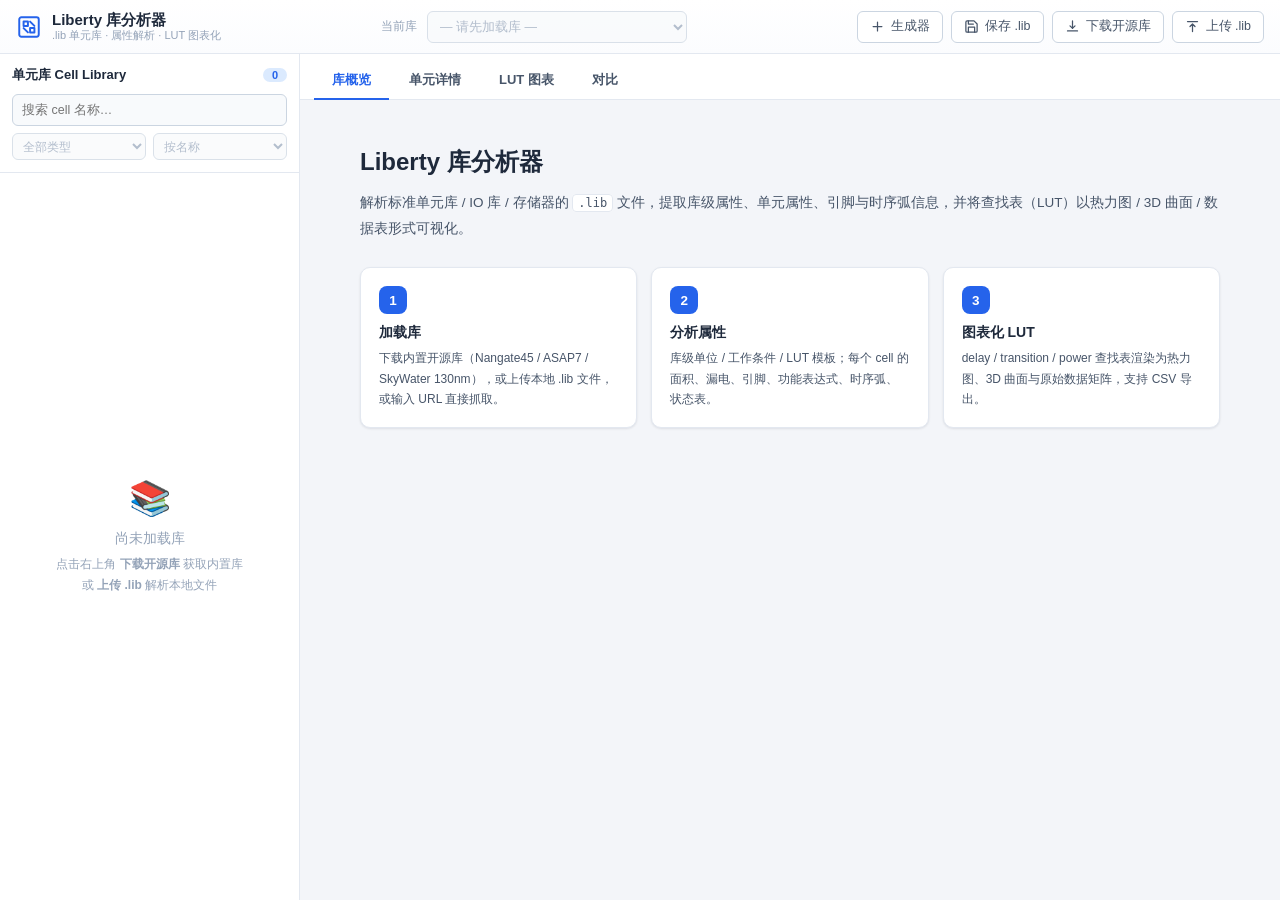
<file: index.html>
<!DOCTYPE html>
<html lang="zh-CN">
<head>
<meta charset="UTF-8">
<meta name="viewport" content="width=device-width, initial-scale=1.0">
<title>Liberty 库分析器 | .lib 单元库可视化分析工具</title>
<link rel="icon" href="data:image/svg+xml,%3Csvg xmlns='http://www.w3.org/2000/svg' viewBox='0 0 24 24'%3E%3Crect width='24' height='24' rx='5' fill='%232563eb'/%3E%3Ctext x='12' y='17' font-size='13' font-family='monospace' font-weight='bold' text-anchor='middle' fill='white'%3EL%3C/text%3E%3C/svg%3E">
<script>
/* 资源加载器 (inline, 必须先于任何外链执行)
   1. 把地址栏 query (托管平台分享链接的 ?sharecode=...) 传给所有同源请求 ——
      相对路径子资源默认不带 query, 在带分享码门禁的平台会被 403 拦截。
   2. 给所有资源加 ?v= 版本号 —— CDN 边缘节点可能缓存旧版且各节点不一致,
      版本号变化强制回源站取新文件 (每次发布递增 window.CACHE_VERSION)。
   3. 并行获取 + 单次超时重试 + 按依赖关系注入。
      关键: app.js 只依赖解析器与 Worker 逻辑, 不等待体积最大的图表引擎 (echarts) ——
      任一资源迟缓都不会阻塞主程序初始化 (早期版本因串行等待导致组件永远加载不完)。
   本地/无 query 访问时行为与普通静态站一致。 */
(function () {
  var qs = window.location.search || '';
  window.CACHE_VERSION = '20261024d';

  var RES = [
    { p: 'css/style.css', kind: 'css', label: '样式', deps: [] },
    { p: 'js/liberty-parser.js', kind: 'js', label: '解析器', deps: [] },
    { p: 'js/liberty-worker-src.js', kind: 'js', label: '后台线程', deps: [] },
    { p: 'js/app.js', kind: 'js', label: '主程序', deps: ['js/liberty-parser.js', 'js/liberty-worker-src.js'] },
    { p: 'vendor/echarts.min.js', kind: 'js', label: '图表引擎', deps: [] }
  ];
  var CORE = ['css/style.css', 'js/liberty-parser.js', 'js/liberty-worker-src.js', 'js/app.js'];
  var TIMEOUT_MS = 12000;   // 单个资源超时
  var RETRIES = 2;          // 超时/失败重试次数
  var doneCount = 0, injected = {}, sources = {}, coreDone = false, hardFailed = false;

  function assetUrl(p, bust) {
    var parts = ['v=' + window.CACHE_VERSION];
    if (bust) parts.push('_r=' + bust);
    if (qs) parts.push(qs.slice(1));
    return p + '?' + parts.join('&');
  }

  /* ---- 启动进度遮罩: 资源未就绪时不让点击落到未绑定事件的按钮上 ---- */
  var box = document.createElement('div');
  box.id = 'bootMask';
  box.style.cssText = 'position:fixed;inset:0;z-index:99998;display:flex;align-items:center;' +
    'justify-content:center;background:#f3f5f9;font-family:-apple-system,\"Segoe UI\",sans-serif';
  box.innerHTML = '<div style="text-align:center;color:#475569">' +
    '<div style="width:34px;height:34px;margin:0 auto 14px;border:3px solid #cbd5e1;' +
    'border-top-color:#2563eb;border-radius:50%;animation:bootspin .9s linear infinite"></div>' +
    '<div id="bootText" style="font-size:14px">正在加载组件 0/' + RES.length + '…</div>' +
    '<div id="bootHint" style="font-size:12px;color:#94a3b8;margin-top:8px"></div></div>' +
    '<style>@keyframes bootspin{to{transform:rotate(360deg)}}</style>';
  function mountBoot() { document.body.appendChild(box); }
  if (document.body) mountBoot();
  else document.addEventListener('DOMContentLoaded', mountBoot);

  function setBoot(i, hint) {
    var t = document.getElementById('bootText');
    var h = document.getElementById('bootHint');
    if (t) t.textContent = '正在加载组件 ' + i + '/' + RES.length + '…';
    if (h && hint) h.textContent = hint;
  }
  function hideBoot() {
    if (box.parentNode) box.parentNode.removeChild(box);
  }

  function failPanel(resources, detail) {
    if (box.parentNode) box.parentNode.removeChild(box);
    var d = document.createElement('div');
    d.style.cssText = 'position:fixed;inset:0;display:flex;align-items:center;justify-content:center;' +
      'background:#f3f5f9;z-index:99999;font-family:-apple-system,\"Segoe UI\",sans-serif;text-align:center;padding:24px';
    d.innerHTML = '<div style="max-width:540px;color:#475569">' +
      '<h3 style="color:#dc2626;margin:0 0 12px">组件加载失败</h3>' +
      '<p style="font-size:14px;line-height:1.8">无法获取：<code style="background:#e8edf5;padding:2px 6px;border-radius:4px">' +
      resources.join('、') + '</code><br><span style="color:#64748b">' + detail + '</span></p>' +
      '<p style="font-size:13px;color:#64748b;line-height:1.8">若通过分享链接访问，请确认地址栏包含完整的 ' +
      '<code style="background:#e8edf5;padding:2px 6px;border-radius:4px">?sharecode=…</code> 参数；也可稍后重试。</p>' +
      '<button onclick="location.reload()" style="margin-top:8px;padding:9px 20px;border:0;border-radius:8px;' +
      'background:#2563eb;color:#fff;font-size:14px;cursor:pointer">重新加载</button></div>';
    document.body.appendChild(d);
  }

  /* XHR 带超时获取文本 */
  function getText(path, bust) {
    return new Promise(function (resolve, reject) {
      var xhr = new XMLHttpRequest();
      xhr.open('GET', assetUrl(path, bust), true);
      xhr.timeout = TIMEOUT_MS;
      xhr.onload = function () {
        if (xhr.status >= 200 && xhr.status < 300) resolve(xhr.responseText);
        else reject(new Error('HTTP ' + xhr.status));
      };
      xhr.onerror = function () { reject(new Error('网络错误')); };
      xhr.ontimeout = function () { reject(new Error('超时')); };
      try { xhr.send(); } catch (e) { reject(e); }
    });
  }

  function loadResource(item) {
    return new Promise(function (resolve) {
      var attempt = 0;
      function tryOnce() {
        getText(item.p, attempt).then(function (src) {
          resolve({ item: item, src: src, err: null });
        }).catch(function (e) {
          attempt++;
          if (attempt <= RETRIES) {
            setBoot(doneCount, item.label + ' 第 ' + attempt + ' 次重试…');
            tryOnce();
          } else {
            resolve({ item: item, src: null, err: String(e.message || e) });
          }
        });
      }
      tryOnce();
    }).then(function (r) {
      doneCount++;
      setBoot(doneCount);
      return r;
    });
  }

  // 并行获取全部资源; 任一到达即检查其依赖是否已注入, 满足则立即注入
  RES.map(loadResource).forEach(function (pr) {
    pr.then(function (r) {
      if (!r.src) {
        var isCore = CORE.indexOf(r.item.p) >= 0;
        if (isCore) { hardFailed = true; noteFailure(r); }
        else showChip('图表引擎加载失败，图表不可用（其余功能正常）', true);
        return;
      }
      sources[r.item.p] = r.src;
      pump();
      if (r.item.p === 'vendor/echarts.min.js') {
        hideChip();
        try { window.dispatchEvent(new Event('echartsready')); } catch (e) { /* noop */ }
      }
    });
  });

  // 依赖驱动注入: 依赖已全部注入的资源立即执行 (不等待无关资源)
  function pump() {
    RES.forEach(function (item) {
      if (injected[item.p] || !sources[item.p]) return;
      var ok = item.deps.every(function (d) { return injected[d]; });
      if (!ok) return;
      if (item.kind === 'css') {
        var st = document.createElement('style');
        st.textContent = sources[item.p];
        document.head.appendChild(st);
      } else {
        var sc = document.createElement('script');
        sc.textContent = sources[item.p];
        document.head.appendChild(sc);
      }
      injected[item.p] = true;
      // 主程序就绪即可收起启动遮罩 (不等图表引擎)
      if (!coreDone && CORE.every(function (p) { return injected[p]; })) {
        coreDone = true;
        hideBoot();
        if (!sources['vendor/echarts.min.js']) showChip('图表引擎加载中，稍候即可查看图表…', false);
      }
    });
  }

  function noteFailure(r) {
    var el = document.getElementById('bootText');
    if (el) el.textContent = '组件加载失败：' + r.item.p;
    failPanel([r.item.p], String(r.err || '未知错误'));
  }

  /* 图表引擎延迟到达时的非阻塞提示条 */
  function showChip(msg, isError) {
    hideChip();
    var c = document.createElement('div');
    c.id = 'bootChip';
    c.style.cssText = 'position:fixed;right:16px;bottom:16px;z-index:99997;padding:8px 14px;border-radius:8px;' +
      'font-family:-apple-system,"Segoe UI",sans-serif;font-size:12px;box-shadow:0 2px 10px rgba(15,23,42,.12);' +
      (isError ? 'background:#fef2f2;color:#b91c1c;border:1px solid #fecaca' : 'background:#eff6ff;color:#1d4ed8;border:1px solid #bfdbfe');
    c.textContent = msg;
    document.body.appendChild(c);
  }
  function hideChip() {
    var c = document.getElementById('bootChip');
    if (c && c.parentNode) c.parentNode.removeChild(c);
  }

  // 兜底: 极端情况下某请求既不成功也不超时 (网关静默挂起) 时给出提示
  setTimeout(function () {
    if (!coreDone && !hardFailed) {
      failPanel(['（核心组件加载超时）'], '等待超过 ' + Math.round(TIMEOUT_MS * (RETRIES + 1) / 1000) +
        ' 秒仍未完成。可能是网络受限或托管网关未放行，请重试。');
    }
  }, TIMEOUT_MS * (RETRIES + 1) + 3000);
})();
</script>
</head>
<body>

<!-- ============ 顶栏 ============ -->
<header class="topbar">
  <div class="topbar-left">
    <div class="logo">
      <svg viewBox="0 0 24 24" width="26" height="26" fill="none" stroke="currentColor" stroke-width="1.8" stroke-linecap="round" stroke-linejoin="round">
        <rect x="3" y="3" width="18" height="18" rx="2"></rect>
        <path d="M7 7h4v4H7zM13 13h4v4h-4zM13 7l4 4M7 13l4 4"></path>
      </svg>
      <div class="logo-text">
        <span class="logo-title">Liberty 库分析器</span>
        <span class="logo-sub">.lib 单元库 · 属性解析 · LUT 图表化</span>
      </div>
    </div>
  </div>

  <div class="topbar-center">
    <div class="lib-select-wrap">
      <span class="lib-select-label">当前库</span>
      <select id="libSelector" class="lib-select" disabled>
        <option value="">— 请先加载库 —</option>
      </select>
      <span id="libMeta" class="lib-meta"></span>
    </div>
  </div>

  <div class="topbar-right">
    <a href="generator.html" class="btn btn-ghost" title="打开 Liberty 文件生成器（根据表单输入生成 .lib）" style="text-decoration:none">
      <svg viewBox="0 0 24 24" width="15" height="15" fill="none" stroke="currentColor" stroke-width="2" stroke-linecap="round" stroke-linejoin="round"><path d="M12 5v14M5 12h14"/></svg>
      生成器
    </a>
    <button id="btnSaveLib" class="btn btn-ghost" title="把当前库的原始文本保存为 .lib 文件（下载的库只在内存中，可用此按钮落盘）">
      <svg viewBox="0 0 24 24" width="15" height="15" fill="none" stroke="currentColor" stroke-width="2" stroke-linecap="round" stroke-linejoin="round"><path d="M19 21H5a2 2 0 0 1-2-2V5a2 2 0 0 1 2-2h11l5 5v11a2 2 0 0 1-2 2z"/><path d="M17 21v-8H7v8M7 3v5h8"/></svg>
      保存 .lib
    </button>
    <button id="btnDownload" class="btn btn-ghost" title="从网络下载开源 Liberty 库">
      <svg viewBox="0 0 24 24" width="15" height="15" fill="none" stroke="currentColor" stroke-width="2" stroke-linecap="round"><path d="M12 3v12m0 0l-4-4m4 4l4-4M4 19h16"/></svg>
      下载开源库
    </button>
    <button id="btnUpload" class="btn btn-ghost" title="上传本地 .lib 文件">
      <svg viewBox="0 0 24 24" width="15" height="15" fill="none" stroke="currentColor" stroke-width="2" stroke-linecap="round"><path d="M12 20V8m0 0l-4 4m4-4l4 4M4 4h16"/></svg>
      上传 .lib
    </button>
    <input type="file" id="fileInput" accept=".lib,.lib.gz,.txt" multiple style="display:none">
  </div>
</header>

<!-- ============ 主体三栏 ============ -->
<div class="layout">

  <!-- ---- 左侧: 单元列表 ---- -->
  <aside class="sidebar" id="sidebar">
    <div class="sidebar-head">
      <div class="sidebar-title">
        <span>单元库 Cell Library</span>
        <span class="cell-count-badge" id="cellCountBadge">0</span>
      </div>
      <div class="cell-filters">
        <input id="cellSearch" class="input" type="text" placeholder="搜索 cell 名称…" disabled>
        <div class="filter-row">
          <select id="cellTypeFilter" class="input input-sm" disabled>
            <option value="all">全部类型</option>
            <option value="comb">组合逻辑</option>
            <option value="seq">时序单元</option>
          </select>
          <select id="cellSort" class="input input-sm" disabled>
            <option value="name">按名称</option>
            <option value="area">按面积</option>
            <option value="leak">按漏电</option>
            <option value="pins">按 pin 数</option>
          </select>
        </div>
      </div>
    </div>
    <div class="cell-list" id="cellList">
      <div class="empty-hint">
        <div class="empty-icon">📚</div>
        <p>尚未加载库</p>
        <p class="empty-sub">点击右上角 <b>下载开源库</b> 获取内置库<br>或 <b>上传 .lib</b> 解析本地文件</p>
      </div>
    </div>
    <div class="cell-pager" id="cellPager" style="display:none">
      <button class="btn btn-sm" id="btnPrevPage">上一页</button>
      <span id="pageInfo"></span>
      <button class="btn btn-sm" id="btnNextPage">下一页</button>
    </div>
  </aside>

  <!-- ---- 中间: 主面板 ---- -->
  <main class="main">
    <div class="tabs" id="tabs">
      <button class="tab active" data-tab="overview">库概览</button>
      <button class="tab" data-tab="cell">单元详情</button>
      <button class="tab" data-tab="lut">LUT 图表</button>
      <button class="tab" data-tab="compare">对比</button>
    </div>

    <div class="tab-panels">
      <!-- 库概览 -->
      <section class="tab-panel active" id="panel-overview">
        <div class="welcome" id="welcomePanel">
          <h2>Liberty 库分析器</h2>
          <p>解析标准单元库 / IO 库 / 存储器的 <code>.lib</code> 文件，提取库级属性、单元属性、引脚与时序弧信息，并将查找表（LUT）以热力图 / 3D 曲面 / 数据表形式可视化。</p>
          <div class="welcome-grid">
            <div class="welcome-card">
              <div class="welcome-num">1</div>
              <h3>加载库</h3>
              <p>下载内置开源库（Nangate45 / ASAP7 / SkyWater 130nm），或上传本地 .lib 文件，或输入 URL 直接抓取。</p>
            </div>
            <div class="welcome-card">
              <div class="welcome-num">2</div>
              <h3>分析属性</h3>
              <p>库级单位 / 工作条件 / LUT 模板；每个 cell 的面积、漏电、引脚、功能表达式、时序弧、状态表。</p>
            </div>
            <div class="welcome-card">
              <div class="welcome-num">3</div>
              <h3>图表化 LUT</h3>
              <p>delay / transition / power 查找表渲染为热力图、3D 曲面与原始数据矩阵，支持 CSV 导出。</p>
            </div>
          </div>
        </div>
        <div id="overviewContent"></div>
      </section>

      <!-- 单元详情 -->
      <section class="tab-panel" id="panel-cell">
        <div class="empty-hint tall" id="cellEmptyHint">
          <div class="empty-icon">🔲</div>
          <p>从左侧单元列表选择一个 cell 查看详情</p>
        </div>
        <div id="cellDetailContent"></div>
      </section>

      <!-- LUT 图表 -->
      <section class="tab-panel" id="panel-lut">
        <div class="lut-toolbar" id="lutToolbar">
          <div class="lut-selects">
            <label>Cell <select id="lutCell" class="input input-sm"></select></label>
            <label>Pin <select id="lutPin" class="input input-sm"></select></label>
            <label>时序弧 <select id="lutArc" class="input input-sm"></select></label>
            <label>查找表 <select id="lutTable" class="input input-sm"></select></label>
          </div>
          <div class="lut-actions">
            <button class="btn btn-sm" id="btnLutHeatmap" title="二维热力图">热力图</button>
            <button class="btn btn-sm" id="btnLutSurface" title="三维曲面">3D 曲面</button>
            <button class="btn btn-sm" id="btnLutCsv" title="导出当前查找表 CSV">导出 CSV</button>
          </div>
        </div>
        <div class="lut-body">
          <div class="empty-hint tall" id="lutEmptyHint">
            <div class="empty-icon">📈</div>
            <p>选择 cell / pin / 时序弧后，此处展示查找表图表</p>
            <p class="empty-sub">也可在「单元详情」中点击任意查找表的「查看图表」按钮直达</p>
          </div>
          <div id="lutChartWrap" class="lut-chart-wrap" style="display:none">
            <div class="lut-chart-head" id="lutChartHead"></div>
            <div class="chart-holder" id="chartHolder"></div>
            <div class="lut-matrix-wrap" id="lutMatrixWrap"></div>
          </div>
        </div>
      </section>

      <!-- 对比 -->
      <section class="tab-panel" id="panel-compare">
        <div class="cmp-empty" id="cmpEmptyHint">
          <div class="empty-icon">⚖️</div>
          <h3>单元对比</h3>
          <p>将多个 cell（同一库或不同库）加入对比，查看属性差异与 LUT 曲线叠加。</p>
          <p class="empty-sub">在「单元详情」中点击 <b>加入对比</b> 按钮，或下方手动添加。</p>
        </div>
        <div id="compareContent" style="display:none">
          <div class="cmp-toolbar">
            <div class="cmp-add-row">
              <label>库 <select id="cmpLib" class="input input-sm"></select></label>
              <label>Cell <select id="cmpCell" class="input input-sm"></select></label>
              <button class="btn btn-primary btn-sm" id="btnCmpAdd">加入对比</button>
              <button class="btn btn-sm" id="btnCmpClear" title="清空对比列表">清空</button>
              <span class="cmp-count" id="cmpCount"></span>
            </div>
            <div class="cmp-chips" id="cmpChips"></div>
          </div>

          <div class="cmp-section">
            <div class="cmp-section-title">基本属性对比</div>
            <div class="table-wrap" id="cmpAttrWrap"></div>
          </div>

          <div class="cmp-section">
            <div class="cmp-section-title">引脚对比</div>
            <div class="table-wrap" id="cmpPinWrap"></div>
          </div>

          <div class="cmp-section">
            <div class="cmp-section-title">时序弧对比</div>
            <div class="table-wrap" id="cmpArcWrap"></div>
          </div>

          <div class="cmp-section">
            <div class="cmp-section-title">LUT 曲线叠加对比</div>
            <div class="cmp-lut-ctrl">
              <label>Pin <select id="cmpLutPin" class="input input-sm"></select></label>
              <label>related_pin <select id="cmpLutRel" class="input input-sm"></select></label>
              <label>查找表 <select id="cmpLutTable" class="input input-sm"></select></label>
              <label>采样负载 <input id="cmpLutLoad" class="input input-sm" type="number" value="0.05" step="0.01" style="width:80px"></label>
              <span class="muted" id="cmpLutNote"></span>
            </div>
            <div class="cmp-chart-wrap">
              <div class="chart-holder" id="cmpChartHolder" style="height:420px"></div>
            </div>
          </div>
        </div>
      </section>
    </div>
  </main>
</div>

<!-- ============ 模态框: 下载开源库 ============ -->
<div class="modal-mask" id="downloadModal">
  <div class="modal">
    <div class="modal-head">
      <h3>下载开源 Liberty 库</h3>
      <button class="modal-close" id="btnCloseModal">×</button>
    </div>
    <div class="modal-body">
      <p class="modal-desc">以下库文件托管于 GitHub（OpenROAD-flow-scripts），按工艺/节点分组。下载时按 <b>原始地址 → ghproxy 镜像 → GitHub API</b> 顺序自动重试（国内网络通常走镜像成功）。标注 <b>gz</b> 的库为 .lib.gz 压缩格式，下载后自动解压（需 Chrome 80+ / Firefox 65+ / Safari 16.4+）。同组内的多 corner / 多 VT 库可用「对比」标签页直接对比：</p>
      <div class="catalog" id="catalogList"></div>
      <div class="url-form">
        <h4>自定义 URL</h4>
        <div class="url-row">
          <input id="customUrl" class="input" type="text" placeholder="https://…/xxx.lib（需允许 CORS，如 raw.githubusercontent.com）">
          <input id="customName" class="input input-sm" type="text" placeholder="库名称（可选）" style="max-width:180px">
          <button class="btn btn-primary" id="btnFetchUrl">抓取并解析</button>
        </div>
        <p class="modal-note">提示：GitHub raw 地址（raw.githubusercontent.com）支持跨域且会自动尝试镜像；其它站点若不允许跨域将无法抓取，请先下载到本地再用「上传 .lib」加载。大文件解析在后台线程进行，页面不会卡顿，可随时取消。</p>
      </div>
      <div class="url-form">
        <h4>下载的库保存在哪里？</h4>
        <p class="modal-note" style="margin-top:0">下载/上传的库<b>只保存在当前网页的内存中</b>（刷新页面即失效），不会写入磁盘——浏览器网页没有写本地文件的权限。应用的 <b>libs/ 文件夹</b>只包含内置的 3 个开源库。如需落盘：加载后点右上角<b>「保存 .lib」</b>按钮，浏览器会把它存到默认下载目录。</p>
      </div>
    </div>
    <div class="modal-foot">
      <span id="downloadStatus" class="download-status"></span>
    </div>
  </div>
</div>

<!-- 全局加载遮罩 -->
<div class="loading-mask" id="loadingMask" style="display:none">
  <div class="loading-box">
    <div class="spinner"></div>
    <div class="loading-text" id="loadingText">正在解析…</div>
    <button class="btn btn-sm" id="btnCancelLoad" style="display:none;margin-top:4px">取消</button>
  </div>
</div>

<div class="toast" id="toast" style="display:none"></div>

<!-- 全部资源由 <head> 中的内联加载器按序注入 (自动携带地址栏 query, 兼容分享链接门禁) -->
</body>
</html>
</file>
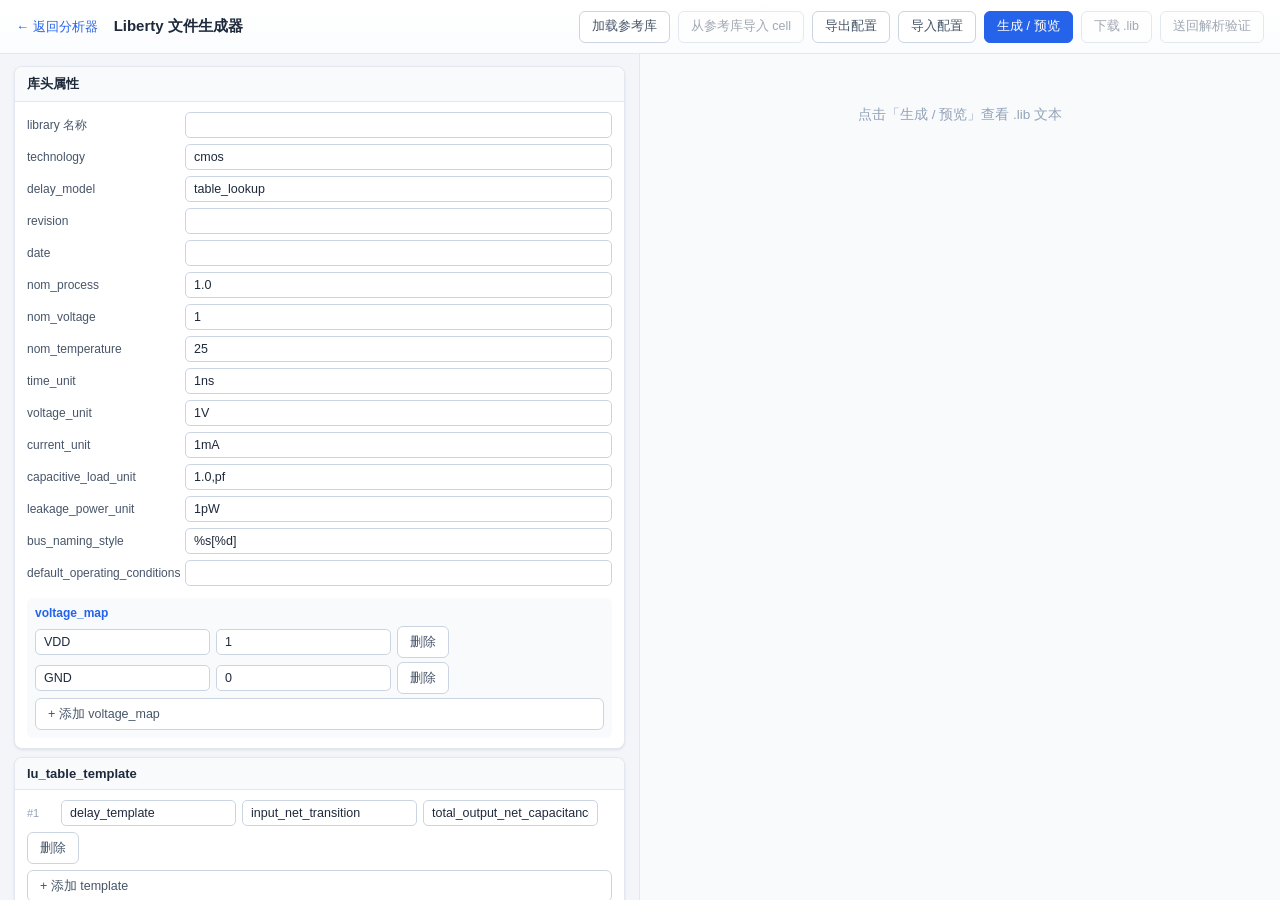
<file: generator.html>
<!DOCTYPE html>
<html lang="zh-CN">
<head>
<meta charset="UTF-8">
<meta name="viewport" content="width=device-width, initial-scale=1.0">
<title>Liberty 文件生成器 | .lib 正向生成工具</title>
<link rel="icon" href="data:image/svg+xml,%3Csvg xmlns='http://www.w3.org/2000/svg' viewBox='0 0 24 24'%3E%3Crect width='24' height='24' rx='5' fill='%230ea5e9'/%3E%3Ctext x='12' y='17' font-size='13' font-family='monospace' font-weight='bold' text-anchor='middle' fill='white'%3EG%3C/text%3E%3C/svg%3E">
<script>
/* 资源加载器 (复用 index.html 骨架, 精简 RES: 不含 echarts) */
(function () {
  var qs = window.location.search || '';
  window.CACHE_VERSION = '20261024d';
  var RES = [
    { p: 'css/style.css', kind: 'css', label: '基础样式', deps: [] },
    { p: 'css/liberty-gen.css', kind: 'css', label: '生成器样式', deps: [] },
    { p: 'js/liberty-parser.js', kind: 'js', label: '解析器', deps: [] },
    { p: 'js/liberty-worker-src.js', kind: 'js', label: '后台线程', deps: [] },
    { p: 'js/liberty-gen.js', kind: 'js', label: '生成器', deps: ['js/liberty-parser.js', 'js/liberty-worker-src.js'] }
  ];
  var CORE = ['css/style.css', 'css/liberty-gen.css', 'js/liberty-parser.js', 'js/liberty-gen.js'];
  var TIMEOUT_MS = 12000, RETRIES = 2;
  var doneCount = 0, injected = {}, sources = {}, coreDone = false, hardFailed = false;

  function assetUrl(p, bust) {
    var parts = ['v=' + window.CACHE_VERSION];
    if (bust) parts.push('_r=' + bust);
    if (qs) parts.push(qs.slice(1));
    return p + '?' + parts.join('&');
  }

  var box = document.createElement('div');
  box.id = 'bootMask';
  box.style.cssText = 'position:fixed;inset:0;z-index:99998;display:flex;align-items:center;justify-content:center;background:#f3f5f9;font-family:-apple-system,"Segoe UI",sans-serif';
  box.innerHTML = '<div style="text-align:center;color:#475569">' +
    '<div style="width:34px;height:34px;margin:0 auto 14px;border:3px solid #cbd5e1;border-top-color:#0ea5e9;border-radius:50%;animation:bootspin .9s linear infinite"></div>' +
    '<div id="bootText" style="font-size:14px">正在加载组件 0/' + RES.length + '…</div></div>' +
    '<style>@keyframes bootspin{to{transform:rotate(360deg)}}</style>';
  function mountBoot() { document.body.appendChild(box); }
  if (document.body) mountBoot(); else document.addEventListener('DOMContentLoaded', mountBoot);
  function setBoot(i) { var t = document.getElementById('bootText'); if (t) t.textContent = '正在加载组件 ' + i + '/' + RES.length + '…'; }
  function hideBoot() { if (box.parentNode) box.parentNode.removeChild(box); }
  function failPanel(resources, detail) {
    if (box.parentNode) box.parentNode.removeChild(box);
    var d = document.createElement('div');
    d.style.cssText = 'position:fixed;inset:0;display:flex;align-items:center;justify-content:center;background:#f3f5f9;z-index:99999;font-family:-apple-system,"Segoe UI",sans-serif;text-align:center;padding:24px';
    d.innerHTML = '<div style="max-width:540px;color:#475569"><h3 style="color:#dc2626;margin:0 0 12px">组件加载失败</h3>' +
      '<p style="font-size:14px;line-height:1.8">无法获取：<code style="background:#e8edf5;padding:2px 6px;border-radius:4px">' + resources.join('、') + '</code><br><span style="color:#64748b">' + detail + '</span></p>' +
      '<button onclick="location.reload()" style="margin-top:8px;padding:9px 20px;border:0;border-radius:8px;background:#0ea5e9;color:#fff;font-size:14px;cursor:pointer">重新加载</button></div>';
    document.body.appendChild(d);
  }

  function getText(path, bust) {
    return new Promise(function (resolve, reject) {
      var xhr = new XMLHttpRequest();
      xhr.open('GET', assetUrl(path, bust), true);
      xhr.timeout = TIMEOUT_MS;
      xhr.onload = function () { if (xhr.status >= 200 && xhr.status < 300) resolve(xhr.responseText); else reject(new Error('HTTP ' + xhr.status)); };
      xhr.onerror = function () { reject(new Error('网络错误')); };
      xhr.ontimeout = function () { reject(new Error('超时')); };
      try { xhr.send(); } catch (e) { reject(e); }
    });
  }
  function loadResource(item) {
    return new Promise(function (resolve) {
      var attempt = 0;
      function tryOnce() {
        getText(item.p, attempt).then(function (src) { resolve({ item: item, src: src, err: null }); })
          .catch(function (e) { attempt++; if (attempt <= RETRIES) { setBoot(doneCount); tryOnce(); } else resolve({ item: item, src: null, err: String(e.message || e) }); });
      }
      tryOnce();
    }).then(function (r) { doneCount++; setBoot(doneCount); return r; });
  }
  RES.map(loadResource).forEach(function (pr) {
    pr.then(function (r) {
      if (!r.src) { if (CORE.indexOf(r.item.p) >= 0) { hardFailed = true; failPanel([r.item.p], String(r.err || '未知错误')); } return; }
      sources[r.item.p] = r.src; pump();
    });
  });
  function pump() {
    RES.forEach(function (item) {
      if (injected[item.p] || !sources[item.p]) return;
      var ok = item.deps.every(function (d) { return injected[d]; });
      if (!ok) return;
      if (item.kind === 'css') { var st = document.createElement('style'); st.textContent = sources[item.p]; document.head.appendChild(st); }
      else { var sc = document.createElement('script'); sc.textContent = sources[item.p]; document.head.appendChild(sc); }
      injected[item.p] = true;
      if (!coreDone && CORE.every(function (p) { return injected[p]; })) { coreDone = true; hideBoot(); bootReady(); }
    });
  }
  setTimeout(function () { if (!coreDone && !hardFailed) failPanel(['（核心组件加载超时）'], '等待超过 ' + Math.round(TIMEOUT_MS * (RETRIES + 1) / 1000) + ' 秒仍未完成。'); }, TIMEOUT_MS * (RETRIES + 1) + 3000);

  function bootReady() {
    try { LibGen.Controller.init(document.getElementById('genForm'), document.getElementById('genPreview'), document.getElementById('genErrors')); }
    catch (e) { console.error('生成器初始化失败', e); }
  }
})();
</script>
</head>
<body>
<div class="gen-page">
  <header class="gen-topbar">
    <a href="index.html">← 返回分析器</a>
    <h1>Liberty 文件生成器</h1>
    <div class="spacer"></div>
    <div class="gen-toolbar">
      <button id="btnGenRef" class="btn btn-ghost" title="加载参考 .lib 用于采样缩放或导入 cell">加载参考库</button>
      <input type="file" id="btnGenRefFile" accept=".lib,.txt" style="display:none">
      <button id="btnGenImportRefCell" class="btn btn-ghost" disabled title="从参考库选取 cell 导入到表单改写">从参考库导入 cell</button>
      <button id="btnGenExportCfg" class="btn btn-ghost" title="把当前表单配置导出为 JSON 文件">导出配置</button>
      <button id="btnGenImportCfg" class="btn btn-ghost" title="从 JSON 配置文件恢复表单">导入配置</button>
      <input type="file" id="btnGenImportCfgFile" accept=".json,.gen.json" style="display:none">
      <button id="btnGen" class="btn btn-primary">生成 / 预览</button>
      <button id="btnGenDownload" class="btn btn-ghost" disabled>下载 .lib</button>
      <button id="btnGenSend" class="btn btn-ghost" disabled>送回解析验证</button>
    </div>
  </header>
  <div class="gen-main">
    <div class="gen-form-wrap"><div id="genForm"></div></div>
    <div class="gen-preview-wrap">
      <div id="genPreview"><div class="gen-preview-empty">点击「生成 / 预览」查看 .lib 文本</div></div>
    </div>
  </div>
  <div id="genErrors" class="gen-error-panel" style="display:none"></div>
</div>
</body>
</html>
</file>
